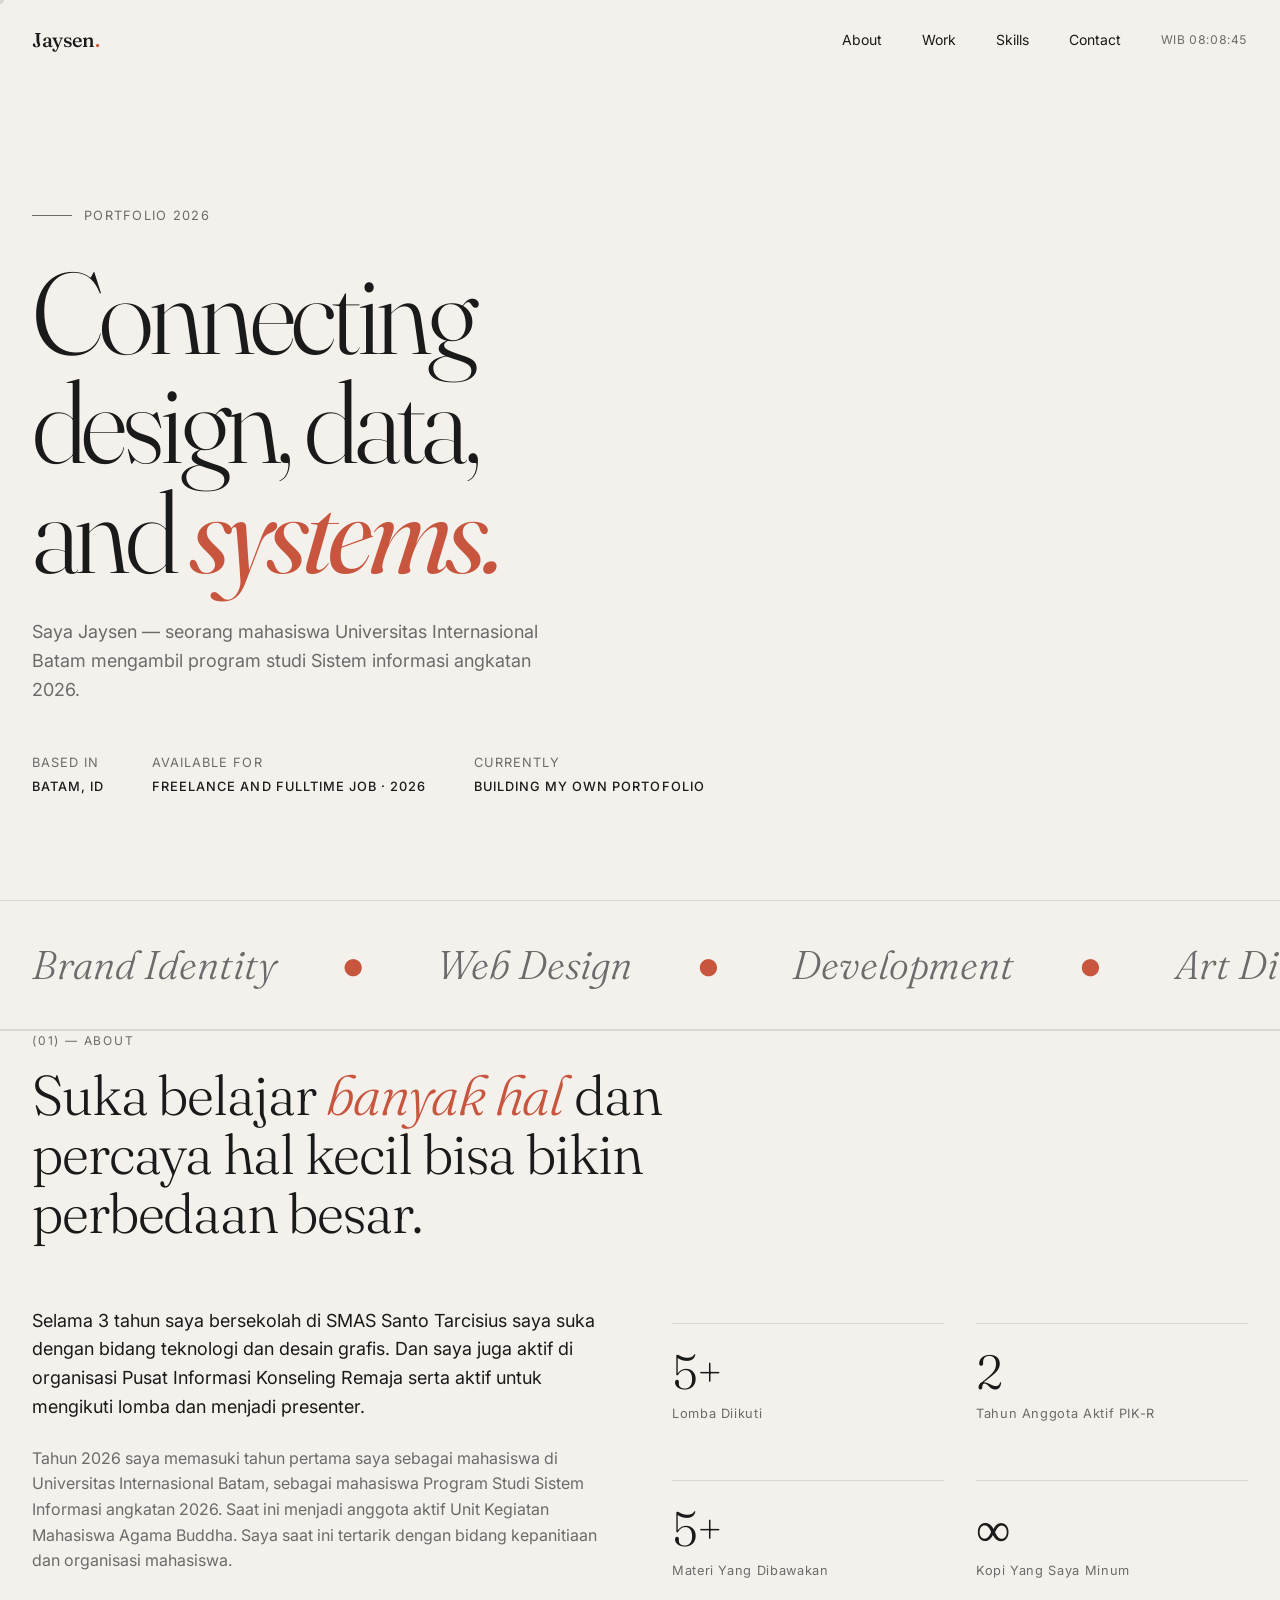
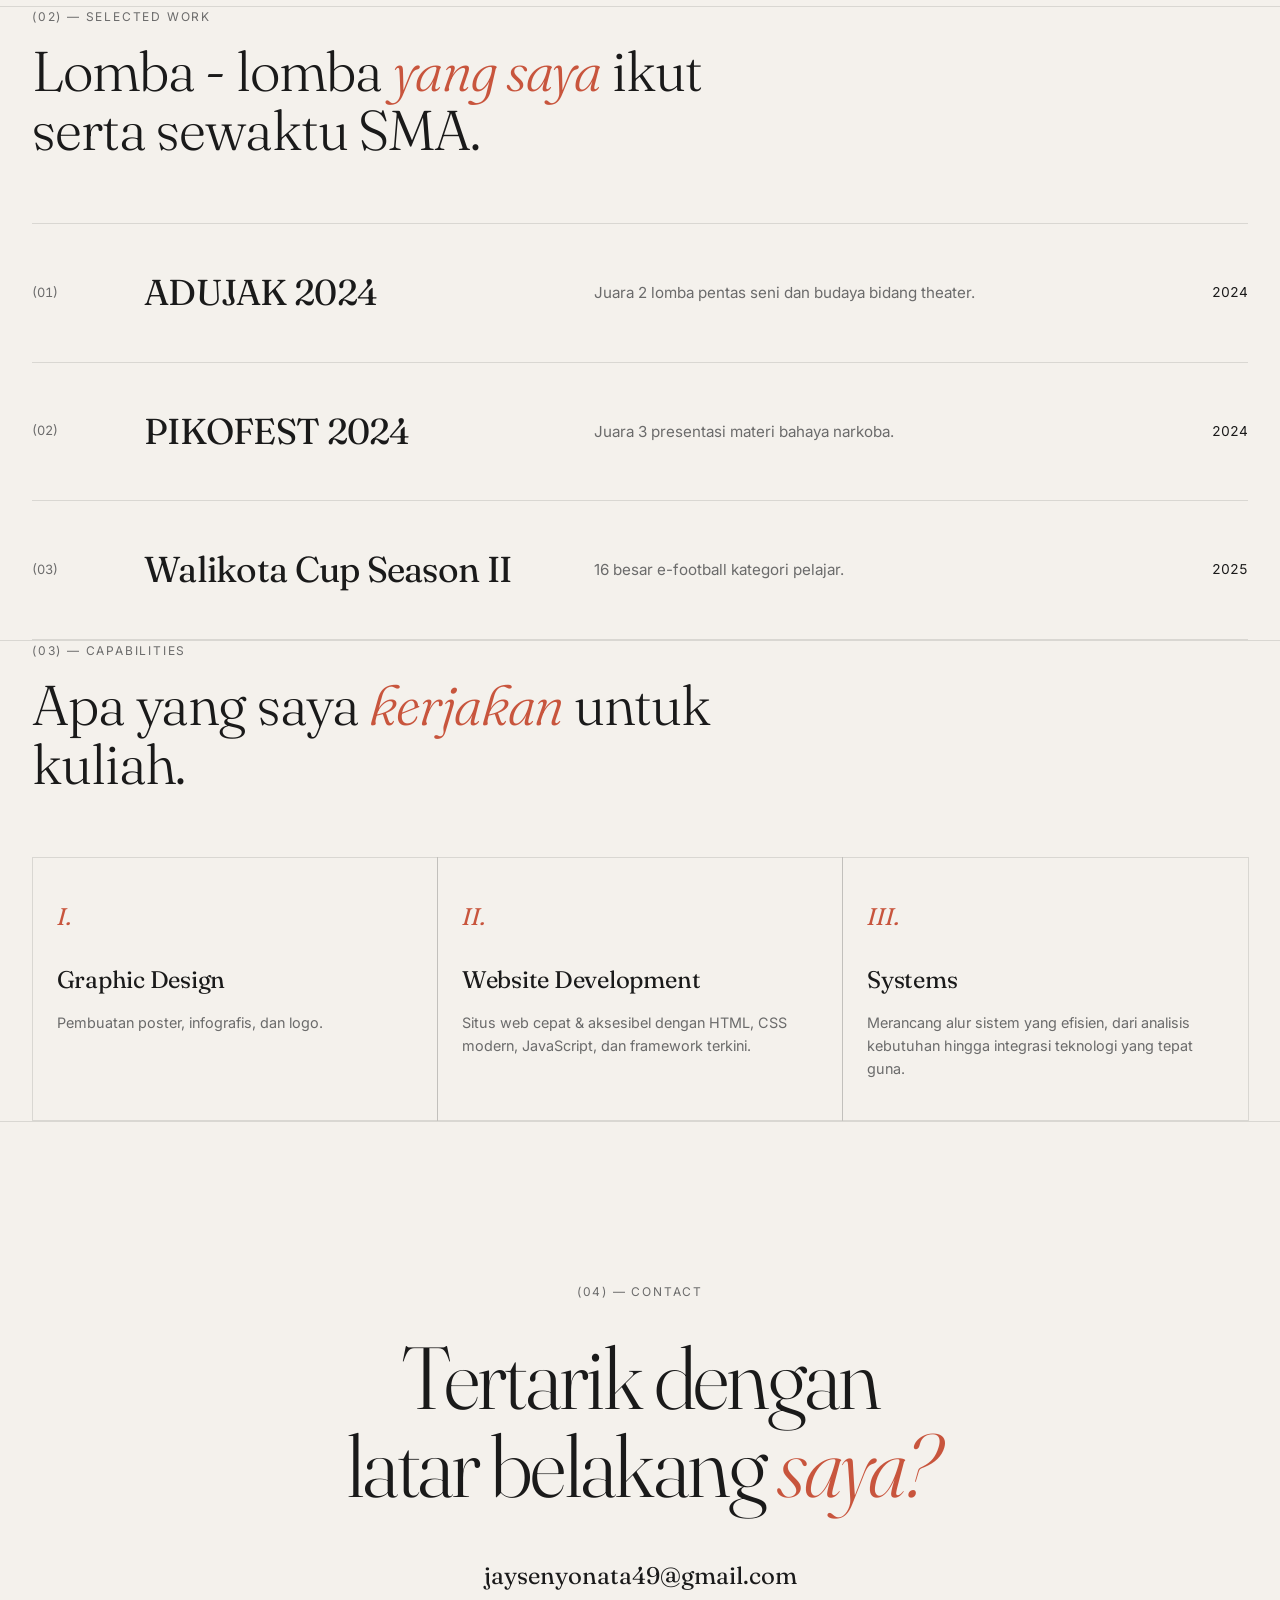
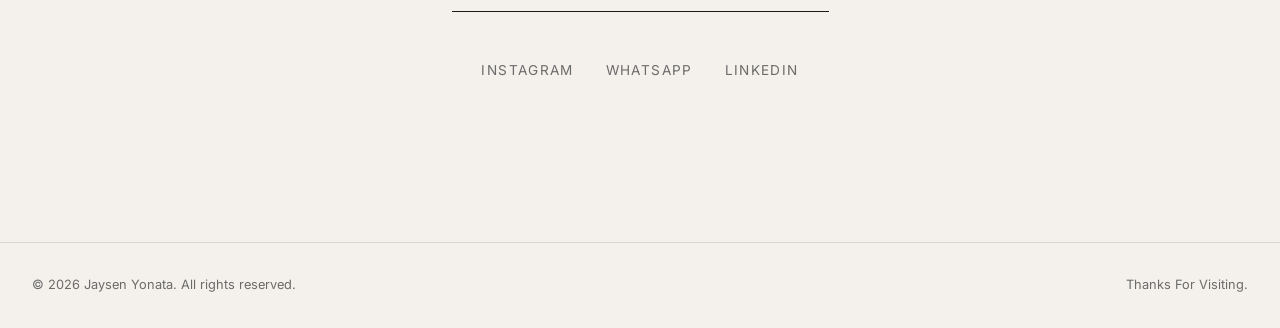
<file: index.html>
<!DOCTYPE html>
<html lang="id">
<head>
  <meta charset="UTF-8" />
  <meta name="viewport" content="width=device-width, initial-scale=1.0" />
  <title>Jaysen Yonata — Portfolio</title>
  <link rel="preconnect" href="https://fonts.googleapis.com">
  <link rel="preconnect" href="https://fonts.gstatic.com" crossorigin>
  <link href="https://fonts.googleapis.com/css2?family=Fraunces:opsz,wght@9..144,300;9..144,400;9..144,500&family=Inter:wght@300;400;500;600&display=swap" rel="stylesheet">
  <link rel="stylesheet" href="style.css" />
</head>
<body>

<div class="cursor" id="cursor"></div>

<!-- ============ NAV ============ -->
<nav id="nav">
  <a href="#" class="logo">Jaysen<span>.</span></a>
  <button class="nav-toggle" id="navToggle" type="button" aria-label="Buka navigasi" aria-expanded="false" aria-controls="navLinks">
    <span></span>
    <span></span>
  </button>
  <div class="nav-links" id="navLinks">
    <a href="#about">About</a>
    <a href="#work">Work</a>
    <a href="#skills">Skills</a>
    <a href="#contact">Contact</a>
    <span class="nav-time" id="navTime">—</span>
  </div>
</nav>

<!-- ============ HERO ============ -->
<section class="hero container">
  <div class="hero-inner">
    <div class="hero-tag reveal">Portfolio 2026</div>
    <h1 class="reveal">
      Connecting<br>
      design, data, <br> and <em>
    systems.</em><br>
    </h1>
    <p class="hero-sub reveal">
      Saya Jaysen — seorang mahasiswa Universitas Internasional Batam mengambil program studi Sistem informasi angkatan 2026.
    </p>
    <div class="hero-meta reveal">
      <div>
        <span>Based in</span>
        <strong>Batam, ID</strong>
      </div>
      <div>
        <span>Available for</span>
        <strong>Freelance and Fulltime Job · 2026</strong>
      </div>
      <div>
        <span>Currently</span>
        <strong>Building My Own Portofolio</strong>
      </div>
    </div>
  </div>
</section>

<!-- ============ MARQUEE ============ -->
<div class="marquee">
  <div class="marquee-track">
    <span>Brand Identity</span><span class="dot">●</span>
    <span>Web Design</span><span class="dot">●</span>
    <span>Development</span><span class="dot">●</span>
    <span>Art Direction</span><span class="dot">●</span>
    <span>Typography</span><span class="dot">●</span>
    <span>Brand Identity</span><span class="dot">●</span>
    <span>Web Design</span><span class="dot">●</span>
    <span>Development</span><span class="dot">●</span>
    <span>Art Direction</span><span class="dot">●</span>
    <span>Typography</span><span class="dot">●</span>
  </div>
</div>

<!-- ============ ABOUT ============ -->
<section id="about" class="container">
  <div class="section-header reveal">
    <div>
      <div class="section-label">(01) — About</div>
      <h2 class="section-title">Suka belajar <em>banyak hal</em> dan percaya hal kecil bisa bikin perbedaan besar.</h2>
    </div>
  </div>

  <div class="about-grid">
    <div class="about-text reveal">
      <p>
        Selama 3 tahun saya bersekolah di SMAS Santo Tarcisius saya suka dengan bidang teknologi dan desain grafis.
        Dan saya juga aktif di organisasi Pusat Informasi Konseling Remaja 
        serta aktif untuk mengikuti lomba dan menjadi presenter.
      </p>
      <p class="muted">
        Tahun 2026 saya memasuki tahun pertama saya sebagai mahasiswa di Universitas Internasional Batam, sebagai
        mahasiswa Program Studi Sistem Informasi angkatan 2026. Saat ini menjadi anggota aktif Unit Kegiatan Mahasiswa
        Agama Buddha. Saya saat ini tertarik dengan bidang kepanitiaan dan organisasi mahasiswa.
      </p>
    </div>

    <div class="about-stats reveal">
      <div class="stat">
        <div class="stat-num">05+</div>
        <div class="stat-label">Lomba Diikuti</div>
      </div>
      <div class="stat">
        <div class="stat-num">2</div>
        <div class="stat-label">Tahun Anggota Aktif PIK-R</div>
      </div>
      <div class="stat">
        <div class="stat-num">05+</div>
        <div class="stat-label">Materi Yang Dibawakan</div>
      </div>
      <div class="stat">
        <div class="stat-num">∞</div>
        <div class="stat-label">Kopi Yang Saya Minum</div>
      </div>
    </div>
  </div>
</section>

<!-- ============ WORK ============ -->
<section id="work" class="container">
  <div class="section-header reveal">
    <div>
      <div class="section-label">(02) — Selected Work</div>
      <h2 class="section-title">Lomba - lomba <em>yang saya</em> ikut serta sewaktu SMA.</h2>
    </div>
  </div>

  <div class="projects">
    <a href="#" class="project reveal">
      <div class="project-num">(01)</div>
      <div class="project-title">ADUJAK 2024</div>
      <div class="project-desc">Juara 2 lomba pentas seni dan budaya bidang theater.</div>
      <div class="project-year">2024</div>
    </a>
    <a href="#" class="project reveal">
      <div class="project-num">(02)</div>
      <div class="project-title">PIKOFEST 2024</div>
      <div class="project-desc">Juara 3 presentasi materi bahaya narkoba.</div>
      <div class="project-year">2024</div>
    </a>
    <a href="#" class="project reveal">
      <div class="project-num">(03)</div>
      <div class="project-title">Walikota Cup Season II</div>
      <div class="project-desc">16 besar e-football kategori pelajar.</div>
      <div class="project-year">2025</div>
    </a>
  </div>
</section>

<!-- ============ SKILLS ============ -->
<section id="skills" class="container">
  <div class="section-header reveal">
    <div>
      <div class="section-label">(03) — Capabilities</div>
      <h2 class="section-title">Apa yang saya <em>kerjakan</em> untuk kuliah.</h2>
    </div>
  </div>

  <div class="skills-grid">
    <div class="skill reveal">
      <div class="skill-icon">I.</div>
      <div class="skill-name">Graphic Design</div>
      <div class="skill-desc">Pembuatan poster, infografis, dan logo.</div>
    </div>
    <div class="skill reveal">
      <div class="skill-icon">II.</div>
      <div class="skill-name">Website Development</div>
      <div class="skill-desc">Situs web cepat & aksesibel dengan HTML, CSS modern, JavaScript, dan framework terkini.</div>
    </div>
    <div class="skill reveal">
      <div class="skill-icon">III.</div>
      <div class="skill-name">Systems</div>
      <div class="skill-desc">Merancang alur sistem yang efisien, dari analisis kebutuhan hingga integrasi teknologi yang tepat guna.</div>
    </div>
  </div>
</section>

<!-- ============ CONTACT ============ -->
<section id="contact" class="contact container">
  <div class="section-label reveal" style="margin-bottom: 2rem;">(04) — Contact</div>
  <h2 class="contact-title reveal">
    Tertarik dengan<br>
    latar belakang <em> saya?</em>
  </h2>
  <a href="mailto:jaysenyonata49@gmail.com" class="contact-email reveal">jaysenyonata49@gmail.com</a>
  <div class="socials reveal">
    <a href="https://www.instagram.com/jaysnynta?stkn=dW81NzNnM3F0Nmdl">Instagram</a>
    <a href="https://wa.me/qr/3Y6LHZNR6LOTO1">WhatsApp</a>
    <a href="https://www.linkedin.com/in/jaysen-yonata-088811403?utm_source=share_via&utm_content=profile&utm_medium=member_android">LinkedIn</a>
  </div>
</section>

<!-- ============ FOOTER ============ -->
<footer>
  <div>© 2026 Jaysen Yonata. All rights reserved.</div>
  <div>Thanks For Visiting.</div>
</footer>

<script src="script.js"></script>
</body>
</html>
</file>
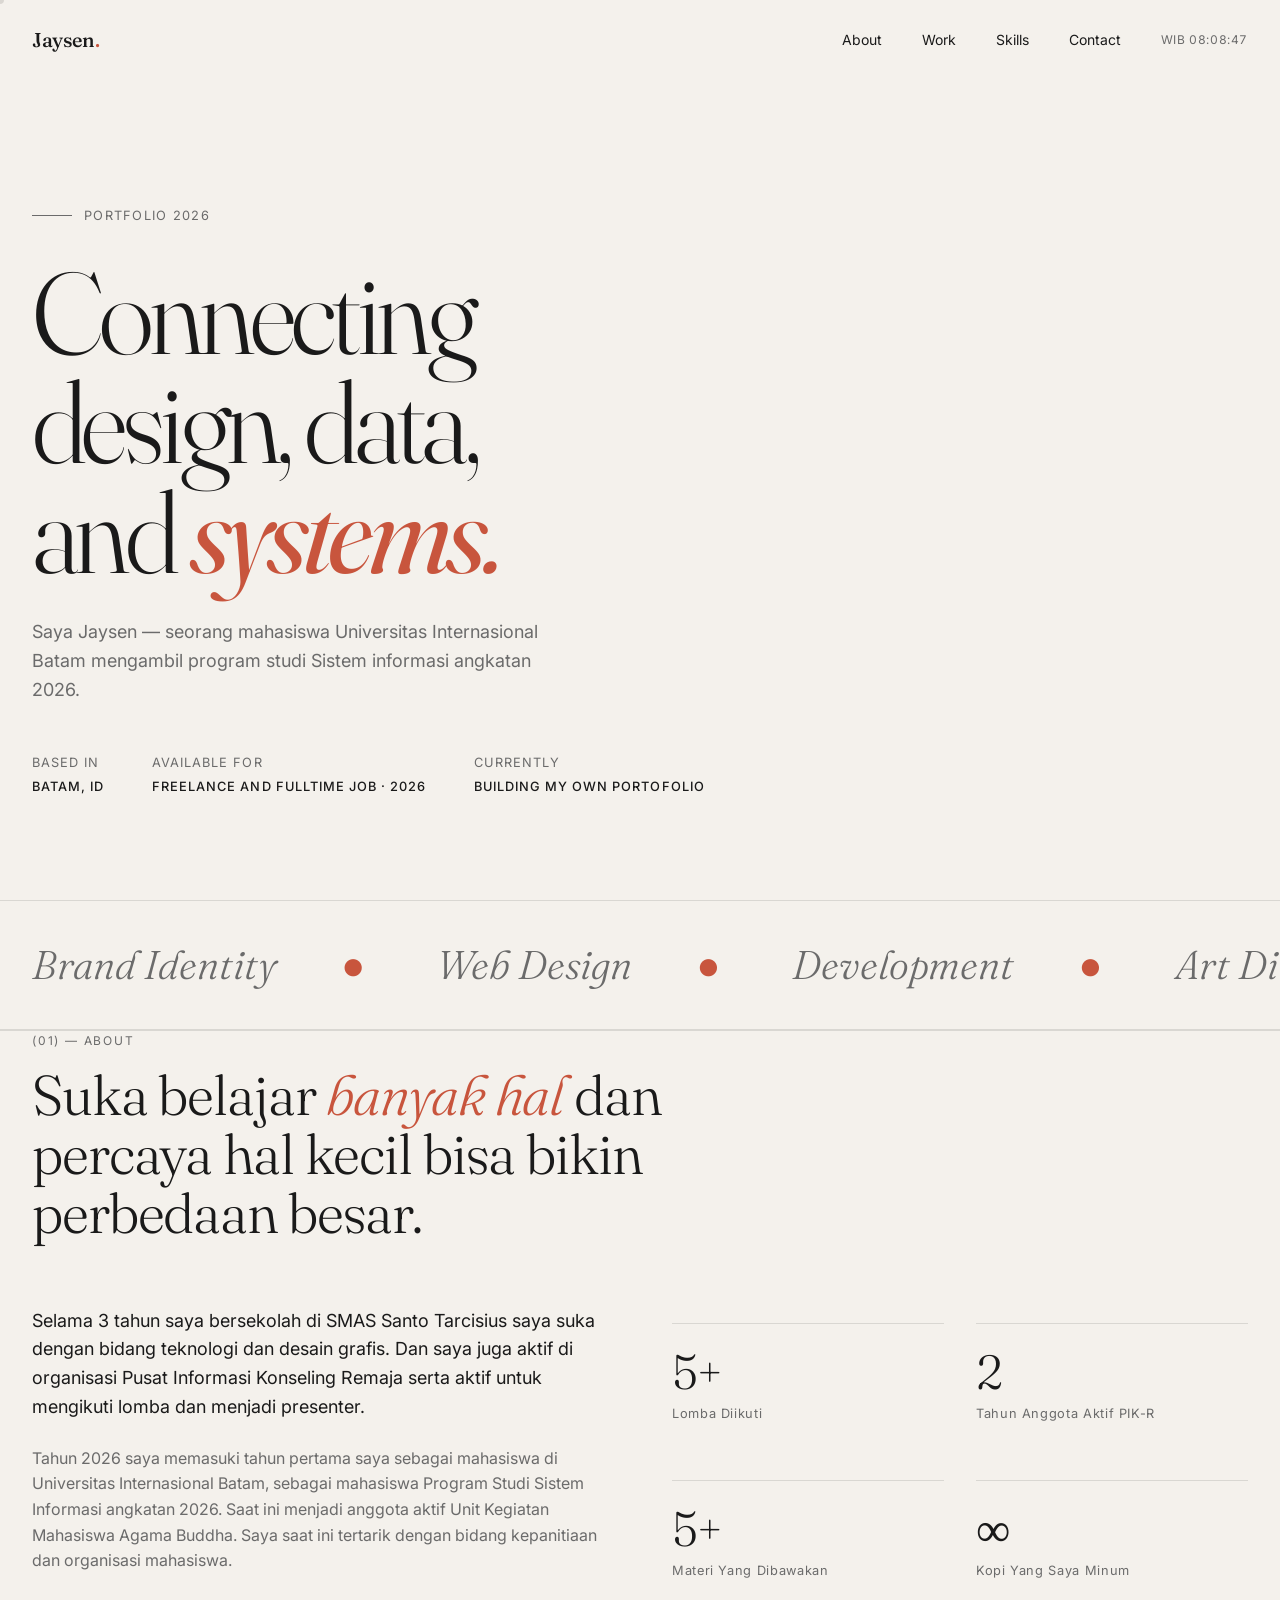
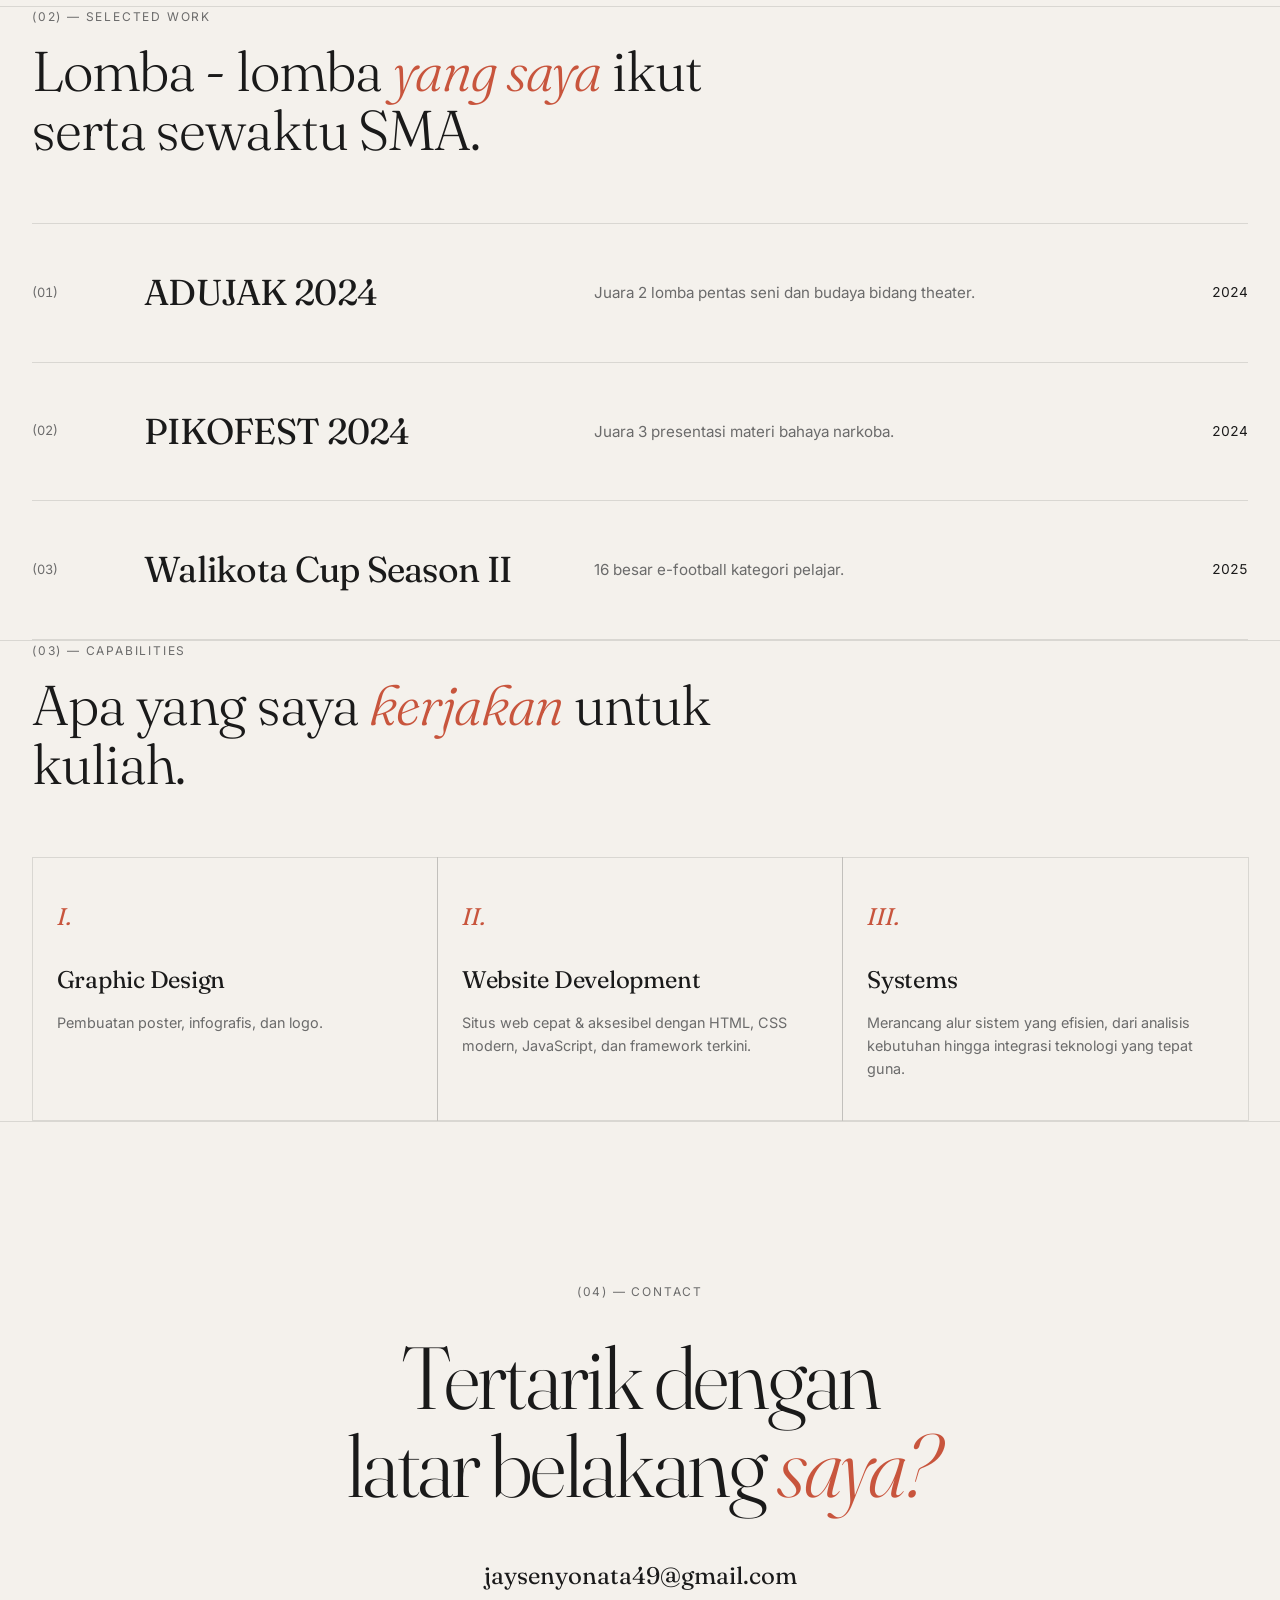
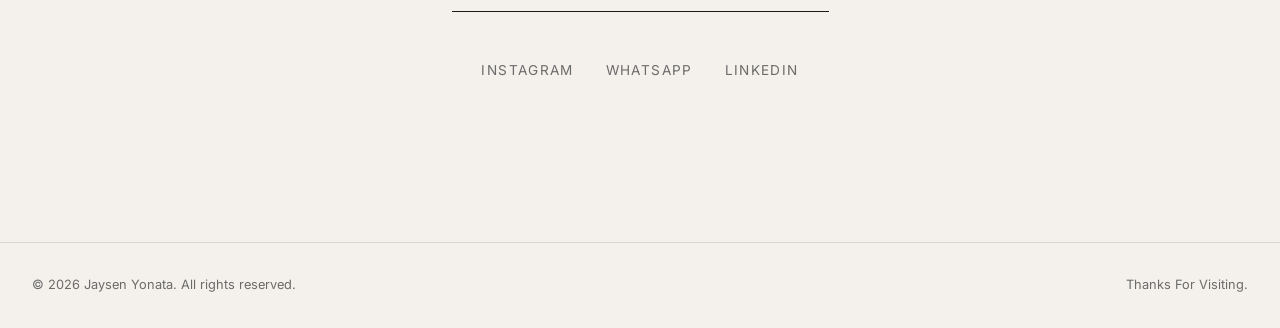
<file: website portofolio/index.html>
<!DOCTYPE html>
<html lang="id">
<head>
  <meta charset="UTF-8" />
  <meta name="viewport" content="width=device-width, initial-scale=1.0" />
  <title>Jaysen Yonata — Portfolio</title>
  <link rel="preconnect" href="https://fonts.googleapis.com">
  <link rel="preconnect" href="https://fonts.gstatic.com" crossorigin>
  <link href="https://fonts.googleapis.com/css2?family=Fraunces:opsz,wght@9..144,300;9..144,400;9..144,500&family=Inter:wght@300;400;500;600&display=swap" rel="stylesheet">
  <link rel="stylesheet" href="style.css" />
</head>
<body>

<div class="cursor" id="cursor"></div>

<!-- ============ NAV ============ -->
<nav id="nav">
  <a href="#" class="logo">Jaysen<span>.</span></a>
  <button class="nav-toggle" id="navToggle" type="button" aria-label="Buka navigasi" aria-expanded="false" aria-controls="navLinks">
    <span></span>
    <span></span>
  </button>
  <div class="nav-links" id="navLinks">
    <a href="#about">About</a>
    <a href="#work">Work</a>
    <a href="#skills">Skills</a>
    <a href="#contact">Contact</a>
    <span class="nav-time" id="navTime">—</span>
  </div>
</nav>

<!-- ============ HERO ============ -->
<section class="hero container">
  <div class="hero-inner">
    <div class="hero-tag reveal">Portfolio 2026</div>
    <h1 class="reveal">
      Connecting<br>
      design, data, <br> and <em>
    systems.</em><br>
    </h1>
    <p class="hero-sub reveal">
      Saya Jaysen — seorang mahasiswa Universitas Internasional Batam mengambil program studi Sistem informasi angkatan 2026.
    </p>
    <div class="hero-meta reveal">
      <div>
        <span>Based in</span>
        <strong>Batam, ID</strong>
      </div>
      <div>
        <span>Available for</span>
        <strong>Freelance and Fulltime Job · 2026</strong>
      </div>
      <div>
        <span>Currently</span>
        <strong>Building My Own Portofolio</strong>
      </div>
    </div>
  </div>
</section>

<!-- ============ MARQUEE ============ -->
<div class="marquee">
  <div class="marquee-track">
    <span>Brand Identity</span><span class="dot">●</span>
    <span>Web Design</span><span class="dot">●</span>
    <span>Development</span><span class="dot">●</span>
    <span>Art Direction</span><span class="dot">●</span>
    <span>Typography</span><span class="dot">●</span>
    <span>Brand Identity</span><span class="dot">●</span>
    <span>Web Design</span><span class="dot">●</span>
    <span>Development</span><span class="dot">●</span>
    <span>Art Direction</span><span class="dot">●</span>
    <span>Typography</span><span class="dot">●</span>
  </div>
</div>

<!-- ============ ABOUT ============ -->
<section id="about" class="container">
  <div class="section-header reveal">
    <div>
      <div class="section-label">(01) — About</div>
      <h2 class="section-title">Suka belajar <em>banyak hal</em> dan percaya hal kecil bisa bikin perbedaan besar.</h2>
    </div>
  </div>

  <div class="about-grid">
    <div class="about-text reveal">
      <p>
        Selama 3 tahun saya bersekolah di SMAS Santo Tarcisius saya suka dengan bidang teknologi dan desain grafis.
        Dan saya juga aktif di organisasi Pusat Informasi Konseling Remaja 
        serta aktif untuk mengikuti lomba dan menjadi presenter.
      </p>
      <p class="muted">
        Tahun 2026 saya memasuki tahun pertama saya sebagai mahasiswa di Universitas Internasional Batam, sebagai
        mahasiswa Program Studi Sistem Informasi angkatan 2026. Saat ini menjadi anggota aktif Unit Kegiatan Mahasiswa
        Agama Buddha. Saya saat ini tertarik dengan bidang kepanitiaan dan organisasi mahasiswa.
      </p>
    </div>

    <div class="about-stats reveal">
      <div class="stat">
        <div class="stat-num">05+</div>
        <div class="stat-label">Lomba Diikuti</div>
      </div>
      <div class="stat">
        <div class="stat-num">2</div>
        <div class="stat-label">Tahun Anggota Aktif PIK-R</div>
      </div>
      <div class="stat">
        <div class="stat-num">05+</div>
        <div class="stat-label">Materi Yang Dibawakan</div>
      </div>
      <div class="stat">
        <div class="stat-num">∞</div>
        <div class="stat-label">Kopi Yang Saya Minum</div>
      </div>
    </div>
  </div>
</section>

<!-- ============ WORK ============ -->
<section id="work" class="container">
  <div class="section-header reveal">
    <div>
      <div class="section-label">(02) — Selected Work</div>
      <h2 class="section-title">Lomba - lomba <em>yang saya</em> ikut serta sewaktu SMA.</h2>
    </div>
  </div>

  <div class="projects">
    <a href="#" class="project reveal">
      <div class="project-num">(01)</div>
      <div class="project-title">ADUJAK 2024</div>
      <div class="project-desc">Juara 2 lomba pentas seni dan budaya bidang theater.</div>
      <div class="project-year">2024</div>
    </a>
    <a href="#" class="project reveal">
      <div class="project-num">(02)</div>
      <div class="project-title">PIKOFEST 2024</div>
      <div class="project-desc">Juara 3 presentasi materi bahaya narkoba.</div>
      <div class="project-year">2024</div>
    </a>
    <a href="#" class="project reveal">
      <div class="project-num">(03)</div>
      <div class="project-title">Walikota Cup Season II</div>
      <div class="project-desc">16 besar e-football kategori pelajar.</div>
      <div class="project-year">2025</div>
    </a>
  </div>
</section>

<!-- ============ SKILLS ============ -->
<section id="skills" class="container">
  <div class="section-header reveal">
    <div>
      <div class="section-label">(03) — Capabilities</div>
      <h2 class="section-title">Apa yang saya <em>kerjakan</em> untuk kuliah.</h2>
    </div>
  </div>

  <div class="skills-grid">
    <div class="skill reveal">
      <div class="skill-icon">I.</div>
      <div class="skill-name">Graphic Design</div>
      <div class="skill-desc">Pembuatan poster, infografis, dan logo.</div>
    </div>
    <div class="skill reveal">
      <div class="skill-icon">II.</div>
      <div class="skill-name">Website Development</div>
      <div class="skill-desc">Situs web cepat & aksesibel dengan HTML, CSS modern, JavaScript, dan framework terkini.</div>
    </div>
    <div class="skill reveal">
      <div class="skill-icon">III.</div>
      <div class="skill-name">Systems</div>
      <div class="skill-desc">Merancang alur sistem yang efisien, dari analisis kebutuhan hingga integrasi teknologi yang tepat guna.</div>
    </div>
  </div>
</section>

<!-- ============ CONTACT ============ -->
<section id="contact" class="contact container">
  <div class="section-label reveal" style="margin-bottom: 2rem;">(04) — Contact</div>
  <h2 class="contact-title reveal">
    Tertarik dengan<br>
    latar belakang <em> saya?</em>
  </h2>
  <a href="mailto:jaysenyonata49@gmail.com" class="contact-email reveal">jaysenyonata49@gmail.com</a>
  <div class="socials reveal">
    <a href="https://www.instagram.com/jaysnynta?stkn=dW81NzNnM3F0Nmdl">Instagram</a>
    <a href="https://wa.me/qr/3Y6LHZNR6LOTO1">WhatsApp</a>
    <a href="https://www.linkedin.com/in/jaysen-yonata-088811403?utm_source=share_via&utm_content=profile&utm_medium=member_android">LinkedIn</a>
  </div>
</section>

<!-- ============ FOOTER ============ -->
<footer>
  <div>© 2026 Jaysen Yonata. All rights reserved.</div>
  <div>Thanks For Visiting.</div>
</footer>

<script src="script.js"></script>
</body>
</html>
</file>
<file: style.css>
/* ============ RESET & VARIABLES ============ */
*, *::before, *::after { margin: 0; padding: 0; box-sizing: border-box; }

:root {
  --bg: #f4f1ec;
  --bg-alt: #ebe7e0;
  --text: #1a1a1a;
  --text-muted: #6b6b6b;
  --accent: #c8553d;
  --border: rgba(26, 26, 26, 0.12);
  --serif: 'Fraunces', Georgia, serif;
  --sans: 'Inter', system-ui, sans-serif;
  --max-width: 1280px;
  --ease: cubic-bezier(0.22, 1, 0.36, 1);
}

html { scroll-behavior: smooth; }

body {
  font-family: var(--sans);
  background: var(--bg);
  color: var(--text);
  font-weight: 400;
  line-height: 1.6;
  overflow-x: hidden;
  -webkit-font-smoothing: antialiased;
}

::selection { background: var(--text); color: var(--bg); }

a { color: inherit; text-decoration: none; }
img { max-width: 100%; display: block; }
button { font: inherit; cursor: pointer; border: none; background: none; color: inherit; }

/* ============ CUSTOM CURSOR ============ */
.cursor {
  position: fixed;
  width: 8px; height: 8px;
  background: var(--text);
  border-radius: 50%;
  pointer-events: none;
  z-index: 9999;
  transition: transform 0.2s var(--ease), opacity 0.2s;
  transform: translate(-50%, -50%);
  mix-blend-mode: difference;
}
.cursor.hover { transform: translate(-50%, -50%) scale(6); background: var(--bg); }
@media (hover: none) { .cursor { display: none; } }

/* ============ LAYOUT ============ */
.container {
  max-width: var(--max-width);
  margin: 0 auto;
  padding: 0 2rem;
}

section { padding: 8rem 0; border-top: 1px solid var(--border); }

/* ============ NAVIGATION ============ */
nav {
  position: fixed;
  top: 0; left: 0; right: 0;
  padding: 1.5rem 2rem;
  z-index: 100;
  display: flex;
  justify-content: space-between;
  align-items: center;
  transition: background 0.3s, backdrop-filter 0.3s;
}
nav.scrolled {
  background: rgba(244, 241, 236, 0.85);
  backdrop-filter: blur(12px);
  border-bottom: 1px solid var(--border);
}
.logo {
  font-family: var(--serif);
  font-size: 1.25rem;
  font-weight: 500;
  letter-spacing: -0.02em;
}
.logo span { color: var(--accent); }
.nav-links { display: flex; gap: 2.5rem; align-items: center; }
.nav-links a {
  font-size: 0.875rem;
  font-weight: 400;
  position: relative;
  padding: 0.25rem 0;
  transition: color 0.3s;
}
.nav-links a::after {
  content: '';
  position: absolute;
  bottom: 0; left: 0;
  width: 0; height: 1px;
  background: var(--text);
  transition: width 0.3s var(--ease);
}
.nav-links a:hover::after { width: 100%; }
.nav-time {
  font-size: 0.75rem;
  font-variant-numeric: tabular-nums;
  color: var(--text-muted);
  letter-spacing: 0.05em;
}
.nav-toggle {
  display: none;
  width: 2.5rem;
  height: 2.5rem;
  align-items: center;
  justify-content: center;
  flex-direction: column;
  gap: 0.4rem;
  z-index: 2;
}
.nav-toggle span {
  display: block;
  width: 1.5rem;
  height: 1px;
  background: var(--text);
  transition: transform 0.3s var(--ease), opacity 0.3s;
}
nav.menu-open .nav-toggle span:first-child { transform: translateY(0.45rem) rotate(45deg); }
nav.menu-open .nav-toggle span:last-child { transform: translateY(-0.45rem) rotate(-45deg); }

/* ============ HERO ============ */
.hero {
  min-height: 100vh;
  display: flex;
  align-items: center;
  padding-top: 6rem;
  border-top: none;
}
.hero-inner { width: 100%; }
.hero-tag {
  display: inline-flex;
  align-items: center;
  gap: 0.75rem;
  font-size: 0.8rem;
  color: var(--text-muted);
  margin-bottom: 2rem;
  letter-spacing: 0.1em;
  text-transform: uppercase;
}
.hero-tag::before {
  content: '';
  width: 40px; height: 1px;
  background: var(--text-muted);
}
.hero h1 {
  font-family: var(--serif);
  font-size: clamp(3rem, 9vw, 8rem);
  font-weight: 300;
  line-height: 0.95;
  letter-spacing: -0.04em;
  margin-bottom: 2rem;
}
.hero h1 em {
  font-style: italic;
  color: var(--accent);
  font-weight: 400;
}
.hero-sub {
  max-width: 540px;
  font-size: 1.125rem;
  color: var(--text-muted);
  margin-bottom: 3rem;
}
.hero-meta {
  display: flex;
  gap: 3rem;
  flex-wrap: wrap;
  font-size: 0.8rem;
  color: var(--text-muted);
  letter-spacing: 0.08em;
  text-transform: uppercase;
}
.hero-meta strong { display: block; color: var(--text); font-weight: 500; margin-top: 0.25rem; }

/* ============ MARQUEE ============ */
.marquee {
  overflow: hidden;
  padding: 2rem 0;
  border-top: 1px solid var(--border);
  border-bottom: 1px solid var(--border);
  white-space: nowrap;
}
.marquee-track {
  display: inline-block;
  animation: scroll 30s linear infinite;
  font-family: var(--serif);
  font-size: 2.5rem;
  font-weight: 300;
  font-style: italic;
}
.marquee-track span { margin: 0 2rem; color: var(--text-muted); }
.marquee-track span.dot { color: var(--accent); font-style: normal; }
@keyframes scroll {
  from { transform: translateX(0); }
  to { transform: translateX(-50%); }
}

/* ============ SECTION HEADERS ============ */
.section-header {
  display: flex;
  justify-content: space-between;
  align-items: flex-end;
  margin-bottom: 4rem;
  gap: 2rem;
  flex-wrap: wrap;
}
.section-label {
  font-size: 0.75rem;
  letter-spacing: 0.15em;
  text-transform: uppercase;
  color: var(--text-muted);
  margin-bottom: 1rem;
}
.section-title {
  font-family: var(--serif);
  font-size: clamp(2rem, 5vw, 3.5rem);
  font-weight: 300;
  line-height: 1.05;
  letter-spacing: -0.02em;
  max-width: 700px;
}
.section-title em { font-style: italic; color: var(--accent); }

/* ============ ABOUT ============ */
.about-grid {
  display: grid;
  grid-template-columns: 1fr 1fr;
  gap: 4rem;
  align-items: start;
}
.about-text p {
  font-size: 1.125rem;
  margin-bottom: 1.5rem;
  color: var(--text);
}
.about-text p.muted { color: var(--text-muted); font-size: 1rem; }
.about-stats {
  display: grid;
  grid-template-columns: 1fr 1fr;
  gap: 2rem;
  padding-top: 1rem;
}
.stat {
  padding: 1.5rem 0;
  border-top: 1px solid var(--border);
}
.stat-num {
  font-family: var(--serif);
  font-size: 3rem;
  font-weight: 300;
  letter-spacing: -0.02em;
  line-height: 1;
}
.stat-label {
  font-size: 0.8rem;
  color: var(--text-muted);
  margin-top: 0.5rem;
  letter-spacing: 0.05em;
}

/* ============ WORK / PROJECTS ============ */
.projects { display: flex; flex-direction: column; }
.project {
  display: grid;
  grid-template-columns: 80px 1fr 1.2fr 120px;
  gap: 2rem;
  padding: 2.5rem 0;
  border-top: 1px solid var(--border);
  align-items: center;
  transition: padding 0.4s var(--ease);
  position: relative;
}
.project:last-child { border-bottom: 1px solid var(--border); }
.project:hover { padding: 2.5rem 1rem; }
.project-num {
  font-size: 0.8rem;
  color: var(--text-muted);
  font-variant-numeric: tabular-nums;
}
.project-title {
  font-family: var(--serif);
  font-size: clamp(1.5rem, 3vw, 2.25rem);
  font-weight: 400;
  letter-spacing: -0.02em;
  transition: color 0.3s;
}
.project:hover .project-title { color: var(--accent); }
.project-desc {
  font-size: 0.95rem;
  color: var(--text-muted);
}
.project-year {
  font-size: 0.85rem;
  text-align: right;
  font-variant-numeric: tabular-nums;
}
.project-arrow {
  position: absolute;
  right: 0;
  opacity: 0;
  transform: translateX(-10px);
  transition: all 0.4s var(--ease);
  font-size: 1.25rem;
}
.project:hover .project-arrow { opacity: 1; transform: translateX(0); }

/* ============ SKILLS ============ */
.skills-grid {
  display: grid;
  grid-template-columns: repeat(3, 1fr);
  gap: 0;
}
.skill {
  padding: 2.5rem 1.5rem;
  border: 1px solid var(--border);
  margin: -0.5px;
  transition: background 0.3s;
}
.skill:hover { background: var(--bg-alt); }
.skill-icon {
  font-family: var(--serif);
  font-size: 1.5rem;
  font-style: italic;
  color: var(--accent);
  margin-bottom: 1.5rem;
}
.skill-name {
  font-family: var(--serif);
  font-size: 1.5rem;
  font-weight: 400;
  margin-bottom: 0.75rem;
  letter-spacing: -0.01em;
}
.skill-desc {
  font-size: 0.9rem;
  color: var(--text-muted);
  line-height: 1.6;
}

/* ============ CONTACT ============ */
.contact {
  text-align: center;
  padding: 10rem 0;
}
.contact-title {
  font-family: var(--serif);
  font-size: clamp(2.5rem, 7vw, 5.5rem);
  font-weight: 300;
  line-height: 1;
  letter-spacing: -0.03em;
  margin-bottom: 2rem;
}
.contact-title em { font-style: italic; color: var(--accent); }
.contact-email {
  display: inline-block;
  font-family: var(--serif);
  font-size: 1.5rem;
  padding: 1rem 2rem;
  border-bottom: 1px solid var(--text);
  transition: all 0.3s var(--ease);
  margin-bottom: 3rem;
}
.contact-email:hover {
  background: var(--text);
  color: var(--bg);
  padding: 1rem 3rem;
}
.socials {
  display: flex;
  justify-content: center;
  gap: 2rem;
  font-size: 0.85rem;
  letter-spacing: 0.1em;
  text-transform: uppercase;
  color: var(--text-muted);
}
.socials a { transition: color 0.3s; }
.socials a:hover { color: var(--text); }

/* ============ FOOTER ============ */
footer {
  padding: 2rem;
  border-top: 1px solid var(--border);
  display: flex;
  justify-content: space-between;
  font-size: 0.8rem;
  color: var(--text-muted);
  flex-wrap: wrap;
  gap: 1rem;
}

/* ============ REVEAL ANIMATION ============ */
.reveal {
  opacity: 0;
  transform: translateY(30px);
  transition: opacity 0.9s var(--ease), transform 0.9s var(--ease);
}
.reveal.visible { opacity: 1; transform: translateY(0); }

/* ============ RESPONSIVE ============ */
@media (max-width: 900px) {
  .nav-toggle { display: flex; }
  .nav-links {
    position: absolute;
    top: 100%;
    left: 0;
    right: 0;
    display: flex;
    flex-direction: column;
    align-items: flex-start;
    gap: 0;
    padding: 0 1.25rem;
    background: rgba(244, 241, 236, 0.96);
    backdrop-filter: blur(12px);
    border-bottom: 1px solid var(--border);
    opacity: 0;
    visibility: hidden;
    transform: translateY(-0.75rem);
    transition: opacity 0.3s var(--ease), visibility 0.3s, transform 0.3s var(--ease);
  }
  nav.menu-open .nav-links {
    opacity: 1;
    visibility: visible;
    transform: translateY(0);
  }
  .nav-links a {
    width: 100%;
    padding: 0.9rem 0;
    border-top: 1px solid var(--border);
  }
  .nav-links a:first-child { border-top: none; }
  .nav-time { padding: 0.9rem 0 1.1rem; }
  .about-grid { grid-template-columns: 1fr; gap: 3rem; }
  .skills-grid { grid-template-columns: 1fr; }
  .project {
    grid-template-columns: 1fr;
    gap: 0.5rem;
    padding: 2rem 0;
  }
  .project:hover { padding: 2rem 0; }
  .project-year { text-align: left; }
  .project-arrow { display: none; }
  section { padding: 5rem 0; }
  .container { padding: 0 1.25rem; }
  nav { padding: 1.25rem; }
}
</file>
<file: website portofolio/style.css>
/* ============ RESET & VARIABLES ============ */
*, *::before, *::after { margin: 0; padding: 0; box-sizing: border-box; }

:root {
  --bg: #f4f1ec;
  --bg-alt: #ebe7e0;
  --text: #1a1a1a;
  --text-muted: #6b6b6b;
  --accent: #c8553d;
  --border: rgba(26, 26, 26, 0.12);
  --serif: 'Fraunces', Georgia, serif;
  --sans: 'Inter', system-ui, sans-serif;
  --max-width: 1280px;
  --ease: cubic-bezier(0.22, 1, 0.36, 1);
}

html { scroll-behavior: smooth; }

body {
  font-family: var(--sans);
  background: var(--bg);
  color: var(--text);
  font-weight: 400;
  line-height: 1.6;
  overflow-x: hidden;
  -webkit-font-smoothing: antialiased;
}

::selection { background: var(--text); color: var(--bg); }

a { color: inherit; text-decoration: none; }
img { max-width: 100%; display: block; }
button { font: inherit; cursor: pointer; border: none; background: none; color: inherit; }

/* ============ CUSTOM CURSOR ============ */
.cursor {
  position: fixed;
  width: 8px; height: 8px;
  background: var(--text);
  border-radius: 50%;
  pointer-events: none;
  z-index: 9999;
  transition: transform 0.2s var(--ease), opacity 0.2s;
  transform: translate(-50%, -50%);
  mix-blend-mode: difference;
}
.cursor.hover { transform: translate(-50%, -50%) scale(6); background: var(--bg); }
@media (hover: none) { .cursor { display: none; } }

/* ============ LAYOUT ============ */
.container {
  max-width: var(--max-width);
  margin: 0 auto;
  padding: 0 2rem;
}

section { padding: 8rem 0; border-top: 1px solid var(--border); }

/* ============ NAVIGATION ============ */
nav {
  position: fixed;
  top: 0; left: 0; right: 0;
  padding: 1.5rem 2rem;
  z-index: 100;
  display: flex;
  justify-content: space-between;
  align-items: center;
  transition: background 0.3s, backdrop-filter 0.3s;
}
nav.scrolled {
  background: rgba(244, 241, 236, 0.85);
  backdrop-filter: blur(12px);
  border-bottom: 1px solid var(--border);
}
.logo {
  font-family: var(--serif);
  font-size: 1.25rem;
  font-weight: 500;
  letter-spacing: -0.02em;
}
.logo span { color: var(--accent); }
.nav-links { display: flex; gap: 2.5rem; align-items: center; }
.nav-links a {
  font-size: 0.875rem;
  font-weight: 400;
  position: relative;
  padding: 0.25rem 0;
  transition: color 0.3s;
}
.nav-links a::after {
  content: '';
  position: absolute;
  bottom: 0; left: 0;
  width: 0; height: 1px;
  background: var(--text);
  transition: width 0.3s var(--ease);
}
.nav-links a:hover::after { width: 100%; }
.nav-time {
  font-size: 0.75rem;
  font-variant-numeric: tabular-nums;
  color: var(--text-muted);
  letter-spacing: 0.05em;
}
.nav-toggle {
  display: none;
  width: 2.5rem;
  height: 2.5rem;
  align-items: center;
  justify-content: center;
  flex-direction: column;
  gap: 0.4rem;
  z-index: 2;
}
.nav-toggle span {
  display: block;
  width: 1.5rem;
  height: 1px;
  background: var(--text);
  transition: transform 0.3s var(--ease), opacity 0.3s;
}
nav.menu-open .nav-toggle span:first-child { transform: translateY(0.45rem) rotate(45deg); }
nav.menu-open .nav-toggle span:last-child { transform: translateY(-0.45rem) rotate(-45deg); }

/* ============ HERO ============ */
.hero {
  min-height: 100vh;
  display: flex;
  align-items: center;
  padding-top: 6rem;
  border-top: none;
}
.hero-inner { width: 100%; }
.hero-tag {
  display: inline-flex;
  align-items: center;
  gap: 0.75rem;
  font-size: 0.8rem;
  color: var(--text-muted);
  margin-bottom: 2rem;
  letter-spacing: 0.1em;
  text-transform: uppercase;
}
.hero-tag::before {
  content: '';
  width: 40px; height: 1px;
  background: var(--text-muted);
}
.hero h1 {
  font-family: var(--serif);
  font-size: clamp(3rem, 9vw, 8rem);
  font-weight: 300;
  line-height: 0.95;
  letter-spacing: -0.04em;
  margin-bottom: 2rem;
}
.hero h1 em {
  font-style: italic;
  color: var(--accent);
  font-weight: 400;
}
.hero-sub {
  max-width: 540px;
  font-size: 1.125rem;
  color: var(--text-muted);
  margin-bottom: 3rem;
}
.hero-meta {
  display: flex;
  gap: 3rem;
  flex-wrap: wrap;
  font-size: 0.8rem;
  color: var(--text-muted);
  letter-spacing: 0.08em;
  text-transform: uppercase;
}
.hero-meta strong { display: block; color: var(--text); font-weight: 500; margin-top: 0.25rem; }

/* ============ MARQUEE ============ */
.marquee {
  overflow: hidden;
  padding: 2rem 0;
  border-top: 1px solid var(--border);
  border-bottom: 1px solid var(--border);
  white-space: nowrap;
}
.marquee-track {
  display: inline-block;
  animation: scroll 30s linear infinite;
  font-family: var(--serif);
  font-size: 2.5rem;
  font-weight: 300;
  font-style: italic;
}
.marquee-track span { margin: 0 2rem; color: var(--text-muted); }
.marquee-track span.dot { color: var(--accent); font-style: normal; }
@keyframes scroll {
  from { transform: translateX(0); }
  to { transform: translateX(-50%); }
}

/* ============ SECTION HEADERS ============ */
.section-header {
  display: flex;
  justify-content: space-between;
  align-items: flex-end;
  margin-bottom: 4rem;
  gap: 2rem;
  flex-wrap: wrap;
}
.section-label {
  font-size: 0.75rem;
  letter-spacing: 0.15em;
  text-transform: uppercase;
  color: var(--text-muted);
  margin-bottom: 1rem;
}
.section-title {
  font-family: var(--serif);
  font-size: clamp(2rem, 5vw, 3.5rem);
  font-weight: 300;
  line-height: 1.05;
  letter-spacing: -0.02em;
  max-width: 700px;
}
.section-title em { font-style: italic; color: var(--accent); }

/* ============ ABOUT ============ */
.about-grid {
  display: grid;
  grid-template-columns: 1fr 1fr;
  gap: 4rem;
  align-items: start;
}
.about-text p {
  font-size: 1.125rem;
  margin-bottom: 1.5rem;
  color: var(--text);
}
.about-text p.muted { color: var(--text-muted); font-size: 1rem; }
.about-stats {
  display: grid;
  grid-template-columns: 1fr 1fr;
  gap: 2rem;
  padding-top: 1rem;
}
.stat {
  padding: 1.5rem 0;
  border-top: 1px solid var(--border);
}
.stat-num {
  font-family: var(--serif);
  font-size: 3rem;
  font-weight: 300;
  letter-spacing: -0.02em;
  line-height: 1;
}
.stat-label {
  font-size: 0.8rem;
  color: var(--text-muted);
  margin-top: 0.5rem;
  letter-spacing: 0.05em;
}

/* ============ WORK / PROJECTS ============ */
.projects { display: flex; flex-direction: column; }
.project {
  display: grid;
  grid-template-columns: 80px 1fr 1.2fr 120px;
  gap: 2rem;
  padding: 2.5rem 0;
  border-top: 1px solid var(--border);
  align-items: center;
  transition: padding 0.4s var(--ease);
  position: relative;
}
.project:last-child { border-bottom: 1px solid var(--border); }
.project:hover { padding: 2.5rem 1rem; }
.project-num {
  font-size: 0.8rem;
  color: var(--text-muted);
  font-variant-numeric: tabular-nums;
}
.project-title {
  font-family: var(--serif);
  font-size: clamp(1.5rem, 3vw, 2.25rem);
  font-weight: 400;
  letter-spacing: -0.02em;
  transition: color 0.3s;
}
.project:hover .project-title { color: var(--accent); }
.project-desc {
  font-size: 0.95rem;
  color: var(--text-muted);
}
.project-year {
  font-size: 0.85rem;
  text-align: right;
  font-variant-numeric: tabular-nums;
}
.project-arrow {
  position: absolute;
  right: 0;
  opacity: 0;
  transform: translateX(-10px);
  transition: all 0.4s var(--ease);
  font-size: 1.25rem;
}
.project:hover .project-arrow { opacity: 1; transform: translateX(0); }

/* ============ SKILLS ============ */
.skills-grid {
  display: grid;
  grid-template-columns: repeat(3, 1fr);
  gap: 0;
}
.skill {
  padding: 2.5rem 1.5rem;
  border: 1px solid var(--border);
  margin: -0.5px;
  transition: background 0.3s;
}
.skill:hover { background: var(--bg-alt); }
.skill-icon {
  font-family: var(--serif);
  font-size: 1.5rem;
  font-style: italic;
  color: var(--accent);
  margin-bottom: 1.5rem;
}
.skill-name {
  font-family: var(--serif);
  font-size: 1.5rem;
  font-weight: 400;
  margin-bottom: 0.75rem;
  letter-spacing: -0.01em;
}
.skill-desc {
  font-size: 0.9rem;
  color: var(--text-muted);
  line-height: 1.6;
}

/* ============ CONTACT ============ */
.contact {
  text-align: center;
  padding: 10rem 0;
}
.contact-title {
  font-family: var(--serif);
  font-size: clamp(2.5rem, 7vw, 5.5rem);
  font-weight: 300;
  line-height: 1;
  letter-spacing: -0.03em;
  margin-bottom: 2rem;
}
.contact-title em { font-style: italic; color: var(--accent); }
.contact-email {
  display: inline-block;
  font-family: var(--serif);
  font-size: 1.5rem;
  padding: 1rem 2rem;
  border-bottom: 1px solid var(--text);
  transition: all 0.3s var(--ease);
  margin-bottom: 3rem;
}
.contact-email:hover {
  background: var(--text);
  color: var(--bg);
  padding: 1rem 3rem;
}
.socials {
  display: flex;
  justify-content: center;
  gap: 2rem;
  font-size: 0.85rem;
  letter-spacing: 0.1em;
  text-transform: uppercase;
  color: var(--text-muted);
}
.socials a { transition: color 0.3s; }
.socials a:hover { color: var(--text); }

/* ============ FOOTER ============ */
footer {
  padding: 2rem;
  border-top: 1px solid var(--border);
  display: flex;
  justify-content: space-between;
  font-size: 0.8rem;
  color: var(--text-muted);
  flex-wrap: wrap;
  gap: 1rem;
}

/* ============ REVEAL ANIMATION ============ */
.reveal {
  opacity: 0;
  transform: translateY(30px);
  transition: opacity 0.9s var(--ease), transform 0.9s var(--ease);
}
.reveal.visible { opacity: 1; transform: translateY(0); }

/* ============ RESPONSIVE ============ */
@media (max-width: 900px) {
  .nav-toggle { display: flex; }
  .nav-links {
    position: absolute;
    top: 100%;
    left: 0;
    right: 0;
    display: flex;
    flex-direction: column;
    align-items: flex-start;
    gap: 0;
    padding: 0 1.25rem;
    background: rgba(244, 241, 236, 0.96);
    backdrop-filter: blur(12px);
    border-bottom: 1px solid var(--border);
    opacity: 0;
    visibility: hidden;
    transform: translateY(-0.75rem);
    transition: opacity 0.3s var(--ease), visibility 0.3s, transform 0.3s var(--ease);
  }
  nav.menu-open .nav-links {
    opacity: 1;
    visibility: visible;
    transform: translateY(0);
  }
  .nav-links a {
    width: 100%;
    padding: 0.9rem 0;
    border-top: 1px solid var(--border);
  }
  .nav-links a:first-child { border-top: none; }
  .nav-time { padding: 0.9rem 0 1.1rem; }
  .about-grid { grid-template-columns: 1fr; gap: 3rem; }
  .skills-grid { grid-template-columns: 1fr; }
  .project {
    grid-template-columns: 1fr;
    gap: 0.5rem;
    padding: 2rem 0;
  }
  .project:hover { padding: 2rem 0; }
  .project-year { text-align: left; }
  .project-arrow { display: none; }
  section { padding: 5rem 0; }
  .container { padding: 0 1.25rem; }
  nav { padding: 1.25rem; }
}
</file>
